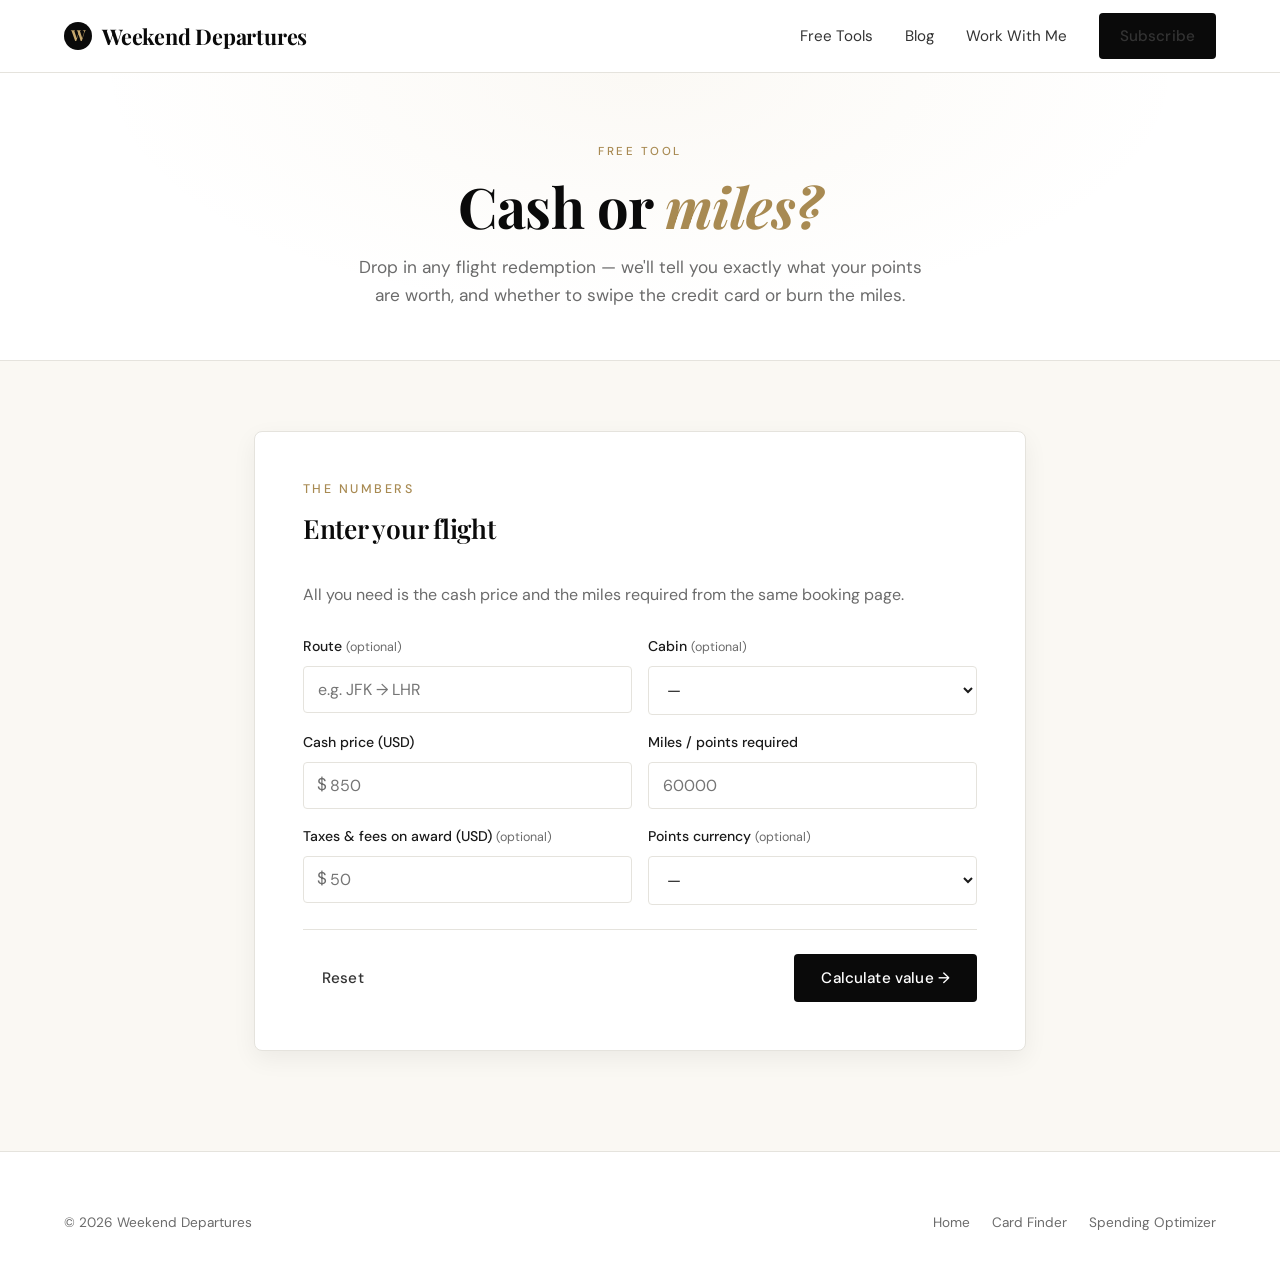
<file: award-calculator.html>
<!DOCTYPE html>
<html lang="en">
<head>
  <meta charset="UTF-8" />
  <meta name="viewport" content="width=device-width, initial-scale=1.0" />
  <title>Award Flight Value Calculator — Weekend Departures</title>
  <meta name="description" content="Should you pay cash or burn miles? Find out exactly what your points are worth on any flight redemption — instantly." />
  <link rel="preconnect" href="https://fonts.googleapis.com" />
  <link rel="preconnect" href="https://fonts.gstatic.com" crossorigin />
  <link href="https://fonts.googleapis.com/css2?family=DM+Sans:wght@400;500;600;700&family=Playfair+Display:ital,wght@0,500;0,600;0,700;1,500;1,600&display=swap" rel="stylesheet" />
  <link rel="stylesheet" href="styles.css" />
</head>
<body>

  <header class="nav">
    <div class="nav-inner">
      <a href="index.html" class="logo">
        <span class="logo-mark">W</span>
        Weekend Departures
      </a>
      <button class="nav-toggle" aria-label="Toggle menu" onclick="document.getElementById('navLinks').classList.toggle('open')">
        <span></span><span></span><span></span>
      </button>
      <ul class="nav-links" id="navLinks">
        <li><a href="index.html#free-tools">Free Tools</a></li>
        <li><a href="blog.html">Blog</a></li>
        <li><a href="index.html#services">Work With Me</a></li>
        <li><a href="index.html#newsletter" class="btn btn-primary" style="padding:10px 20px;">Subscribe</a></li>
      </ul>
    </div>
  </header>

  <section class="page-header">
    <div class="container-narrow">
      <span class="section-eyebrow">Free tool</span>
      <h1>Cash or <em>miles?</em></h1>
      <p>Drop in any flight redemption — we'll tell you exactly what your points are worth, and whether to swipe the credit card or burn the miles.</p>
    </div>
  </section>

  <section class="tool-shell">
    <div class="container-narrow">
      <div class="tool-panel">

        <div class="step-label">The numbers</div>
        <h2 class="question">Enter your flight</h2>
        <p class="question-sub">All you need is the cash price and the miles required from the same booking page.</p>

        <div class="awc-grid">
          <label class="awc-field">
            <span>Route <span class="awc-opt">(optional)</span></span>
            <input type="text" id="awc-route" placeholder="e.g. JFK → LHR" />
          </label>

          <label class="awc-field">
            <span>Cabin <span class="awc-opt">(optional)</span></span>
            <select id="awc-cabin">
              <option value="">—</option>
              <option value="economy">Economy</option>
              <option value="premium">Premium Economy</option>
              <option value="business">Business</option>
              <option value="first">First</option>
            </select>
          </label>

          <label class="awc-field">
            <span>Cash price (USD)</span>
            <div class="awc-input-prefix">
              <span>$</span>
              <input type="number" id="awc-cash" min="0" step="1" placeholder="850" inputmode="numeric" />
            </div>
          </label>

          <label class="awc-field">
            <span>Miles / points required</span>
            <input type="number" id="awc-miles" min="0" step="500" placeholder="60000" inputmode="numeric" />
          </label>

          <label class="awc-field">
            <span>Taxes & fees on award (USD) <span class="awc-opt">(optional)</span></span>
            <div class="awc-input-prefix">
              <span>$</span>
              <input type="number" id="awc-fees" min="0" step="1" placeholder="50" inputmode="numeric" />
            </div>
          </label>

          <label class="awc-field">
            <span>Points currency <span class="awc-opt">(optional)</span></span>
            <select id="awc-currency">
              <option value="">—</option>
              <option value="chase">Chase Ultimate Rewards</option>
              <option value="amex">Amex Membership Rewards</option>
              <option value="capone">Capital One Miles</option>
              <option value="citi">Citi ThankYou Points</option>
              <option value="united">United MileagePlus</option>
              <option value="aa">American AAdvantage</option>
              <option value="delta">Delta SkyMiles</option>
              <option value="aircanada">Air Canada Aeroplan</option>
              <option value="hyatt">World of Hyatt</option>
              <option value="marriott">Marriott Bonvoy</option>
              <option value="other">Other</option>
            </select>
          </label>
        </div>

        <div class="quiz-nav">
          <button class="btn btn-ghost" id="awc-reset">Reset</button>
          <button class="btn btn-primary" id="awc-calc">Calculate value →</button>
        </div>

        <div id="awc-results" style="display:none; margin-top: 40px; padding-top: 40px; border-top: 1px solid var(--line);"></div>

      </div>
    </div>
  </section>

  <footer class="footer">
    <div class="container">
      <div class="footer-bottom" style="border: 0; padding-top: 0;">
        <div>© <span id="year"></span> Weekend Departures</div>
        <div class="legal">
          <a href="index.html">Home</a>
          <a href="card-finder.html">Card Finder</a>
          <a href="spending-optimizer.html">Spending Optimizer</a>
        </div>
      </div>
    </div>
  </footer>

  <script>document.getElementById('year').textContent = new Date().getFullYear();</script>
  <script src="award-calculator.js"></script>
</body>
</html>
</file>
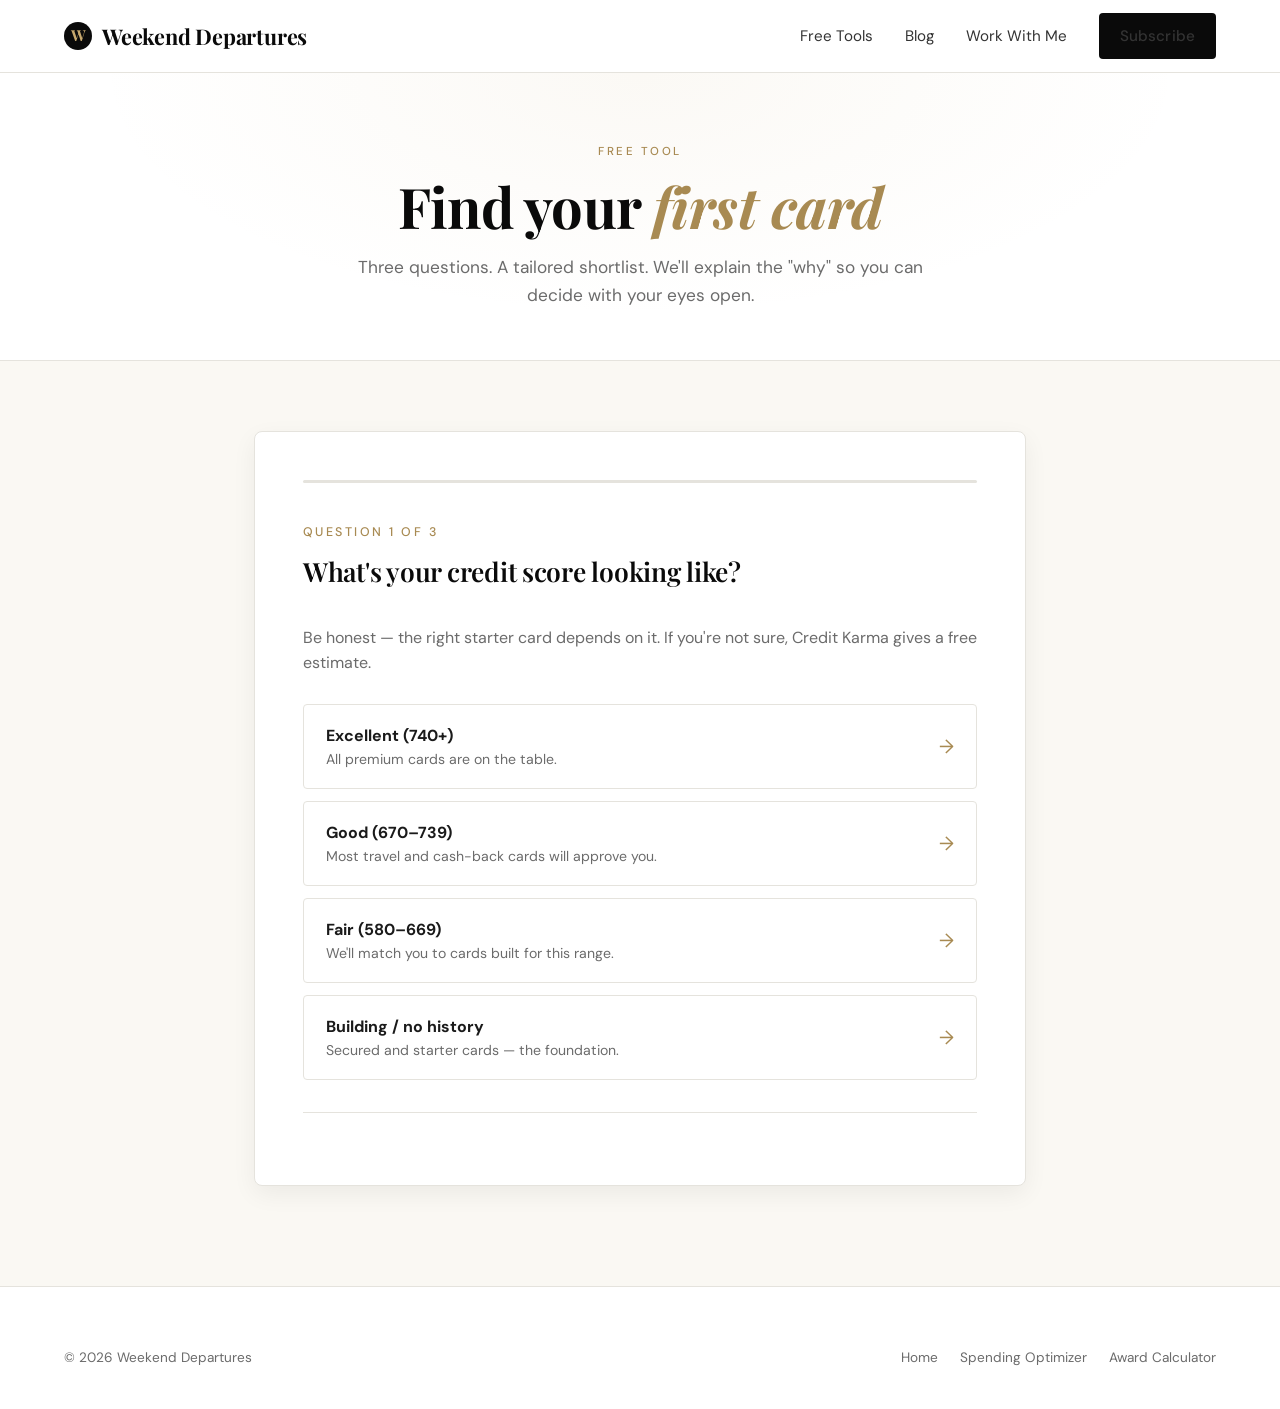
<file: card-finder.html>
<!DOCTYPE html>
<html lang="en">
<head>
  <meta charset="UTF-8" />
  <meta name="viewport" content="width=device-width, initial-scale=1.0" />
  <title>Card Finder — Weekend Departures</title>
  <meta name="description" content="Answer three quick questions to find your next credit card — matched to your credit score, rewards style, and annual fee comfort." />
  <link rel="preconnect" href="https://fonts.googleapis.com" />
  <link rel="preconnect" href="https://fonts.gstatic.com" crossorigin />
  <link href="https://fonts.googleapis.com/css2?family=DM+Sans:wght@400;500;600;700&family=Playfair+Display:ital,wght@0,500;0,600;0,700;1,500;1,600&display=swap" rel="stylesheet" />
  <link rel="stylesheet" href="styles.css" />
</head>
<body>

  <header class="nav">
    <div class="nav-inner">
      <a href="index.html" class="logo">
        <span class="logo-mark">W</span>
        Weekend Departures
      </a>
      <button class="nav-toggle" aria-label="Toggle menu" onclick="document.getElementById('navLinks').classList.toggle('open')">
        <span></span><span></span><span></span>
      </button>
      <ul class="nav-links" id="navLinks">
        <li><a href="index.html#free-tools">Free Tools</a></li>
        <li><a href="blog.html">Blog</a></li>
        <li><a href="index.html#services">Work With Me</a></li>
        <li><a href="index.html#newsletter" class="btn btn-primary" style="padding:10px 20px;">Subscribe</a></li>
      </ul>
    </div>
  </header>

  <section class="page-header">
    <div class="container-narrow">
      <span class="section-eyebrow">Free tool</span>
      <h1>Find your <em>first card</em></h1>
      <p>Three questions. A tailored shortlist. We'll explain the "why" so you can decide with your eyes open.</p>
    </div>
  </section>

  <section class="tool-shell">
    <div class="container-narrow">
      <div class="tool-panel" id="quizPanel">
        <div class="progress-bar"><div class="progress-fill" id="progress"></div></div>
        <div id="quizSlot"></div>
      </div>
    </div>
  </section>

  <footer class="footer">
    <div class="container">
      <div class="footer-bottom" style="border: 0; padding-top: 0;">
        <div>© <span id="year"></span> Weekend Departures</div>
        <div class="legal">
          <a href="index.html">Home</a>
          <a href="spending-optimizer.html">Spending Optimizer</a>
          <a href="award-calculator.html">Award Calculator</a>
        </div>
      </div>
    </div>
  </footer>

  <script>document.getElementById('year').textContent = new Date().getFullYear();</script>
  <script src="card-finder.js"></script>
</body>
</html>
</file>
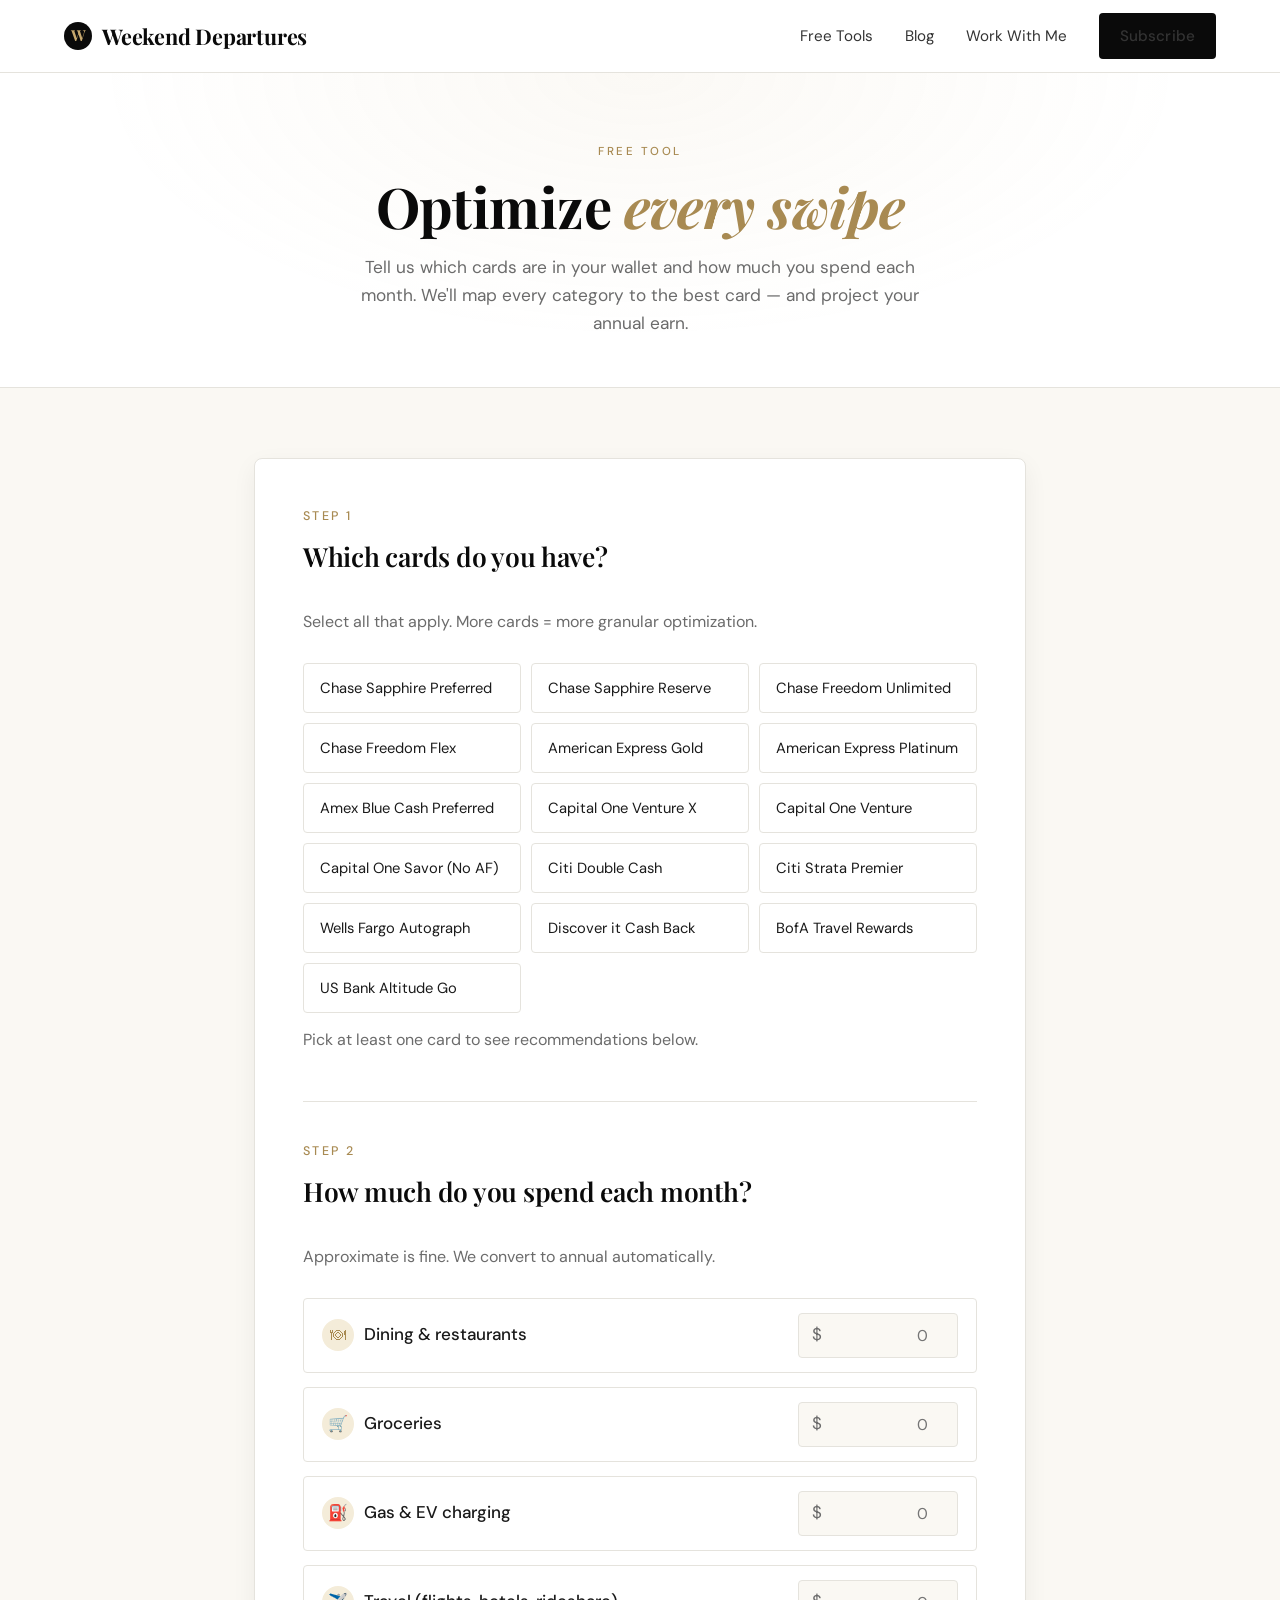
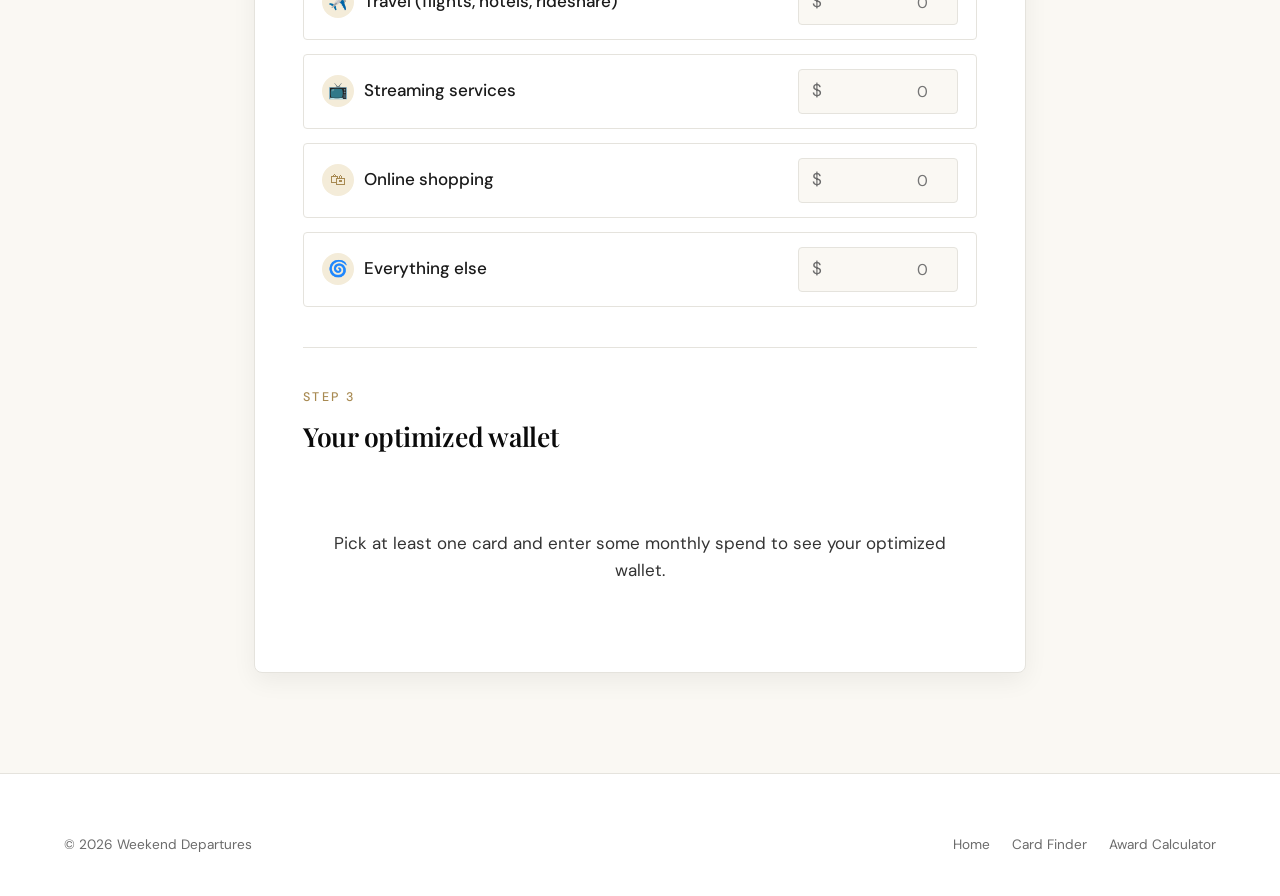
<file: spending-optimizer.html>
<!DOCTYPE html>
<html lang="en">
<head>
  <meta charset="UTF-8" />
  <meta name="viewport" content="width=device-width, initial-scale=1.0" />
  <title>Spending Optimizer — Weekend Departures</title>
  <meta name="description" content="Pick the cards you own, input your monthly spend, and see which card to use for every category. Plus your projected annual points." />
  <link rel="preconnect" href="https://fonts.googleapis.com" />
  <link rel="preconnect" href="https://fonts.gstatic.com" crossorigin />
  <link href="https://fonts.googleapis.com/css2?family=DM+Sans:wght@400;500;600;700&family=Playfair+Display:ital,wght@0,500;0,600;0,700;1,500;1,600&display=swap" rel="stylesheet" />
  <link rel="stylesheet" href="styles.css" />
</head>
<body>

  <header class="nav">
    <div class="nav-inner">
      <a href="index.html" class="logo">
        <span class="logo-mark">W</span>
        Weekend Departures
      </a>
      <button class="nav-toggle" aria-label="Toggle menu" onclick="document.getElementById('navLinks').classList.toggle('open')">
        <span></span><span></span><span></span>
      </button>
      <ul class="nav-links" id="navLinks">
        <li><a href="index.html#free-tools">Free Tools</a></li>
        <li><a href="blog.html">Blog</a></li>
        <li><a href="index.html#services">Work With Me</a></li>
        <li><a href="index.html#newsletter" class="btn btn-primary" style="padding:10px 20px;">Subscribe</a></li>
      </ul>
    </div>
  </header>

  <section class="page-header">
    <div class="container-narrow">
      <span class="section-eyebrow">Free tool</span>
      <h1>Optimize <em>every swipe</em></h1>
      <p>Tell us which cards are in your wallet and how much you spend each month. We'll map every category to the best card — and project your annual earn.</p>
    </div>
  </section>

  <section class="tool-shell">
    <div class="container-narrow">
      <div class="tool-panel">

        <div class="step-label">Step 1</div>
        <h2 class="question">Which cards do you have?</h2>
        <p class="question-sub">Select all that apply. More cards = more granular optimization.</p>
        <div class="cards-picker" id="cardsPicker"></div>
        <p id="cardsHint" class="question-sub" style="margin-top: 14px;"></p>

        <div style="margin-top: 48px; padding-top: 40px; border-top: 1px solid var(--line);"></div>
        <div class="step-label">Step 2</div>
        <h2 class="question">How much do you spend each month?</h2>
        <p class="question-sub">Approximate is fine. We convert to annual automatically.</p>
        <div class="spend-grid" id="spendGrid"></div>

        <div style="margin-top: 40px; padding-top: 40px; border-top: 1px solid var(--line);"></div>
        <div class="step-label">Step 3</div>
        <h2 class="question">Your optimized wallet</h2>
        <div id="resultsArea"></div>

      </div>
    </div>
  </section>

  <footer class="footer">
    <div class="container">
      <div class="footer-bottom" style="border: 0; padding-top: 0;">
        <div>© <span id="year"></span> Weekend Departures</div>
        <div class="legal">
          <a href="index.html">Home</a>
          <a href="card-finder.html">Card Finder</a>
          <a href="award-calculator.html">Award Calculator</a>
        </div>
      </div>
    </div>
  </footer>

  <script>document.getElementById('year').textContent = new Date().getFullYear();</script>
  <script src="optimizer.js"></script>
</body>
</html>
</file>
<file: styles.css>
/* ===========================
   Weekend Departures — Global Styles
   =========================== */

:root {
  --gold: #c8a96e;
  --gold-dark: #a88a52;
  --gold-soft: #f4ecd9;
  --black: #0a0a0a;
  --ink: #1a1a1a;
  --charcoal: #333;
  --gray: #6b6b6b;
  --gray-light: #b8b8b8;
  --line: #e5e3dd;
  --cream: #faf8f3;
  --white: #ffffff;
  --shadow-sm: 0 2px 8px rgba(10, 10, 10, 0.04);
  --shadow-md: 0 8px 24px rgba(10, 10, 10, 0.06);
  --shadow-lg: 0 16px 48px rgba(10, 10, 10, 0.08);
  --radius: 4px;
  --radius-lg: 8px;
  --max-width: 1200px;
  --header-h: 72px;
}

* { box-sizing: border-box; margin: 0; padding: 0; }

html { scroll-behavior: smooth; }

body {
  font-family: 'DM Sans', -apple-system, BlinkMacSystemFont, sans-serif;
  font-size: 17px;
  line-height: 1.6;
  color: var(--ink);
  background: var(--white);
  -webkit-font-smoothing: antialiased;
  -moz-osx-font-smoothing: grayscale;
}

h1, h2, h3, h4, h5 {
  font-family: 'Playfair Display', Georgia, serif;
  font-weight: 600;
  color: var(--black);
  letter-spacing: -0.01em;
}

h1 { font-size: clamp(2.5rem, 6vw, 4.5rem); line-height: 1.05; font-weight: 700; }
h2 { font-size: clamp(2rem, 4vw, 3rem); line-height: 1.15; }
h3 { font-size: 1.5rem; line-height: 1.3; }
h4 { font-size: 1.15rem; line-height: 1.4; }

p { color: var(--charcoal); }

a { color: inherit; text-decoration: none; }

img { max-width: 100%; display: block; }

.container {
  max-width: var(--max-width);
  margin: 0 auto;
  padding: 0 24px;
}

.container-narrow {
  max-width: 820px;
  margin: 0 auto;
  padding: 0 24px;
}

.nav {
  position: sticky;
  top: 0;
  background: rgba(255, 255, 255, 0.96);
  backdrop-filter: saturate(150%) blur(12px);
  border-bottom: 1px solid var(--line);
  z-index: 100;
}

.nav-inner {
  max-width: var(--max-width);
  margin: 0 auto;
  padding: 0 24px;
  height: var(--header-h);
  display: flex;
  align-items: center;
  justify-content: space-between;
}

.logo {
  font-family: 'Playfair Display', serif;
  font-weight: 700;
  font-size: 1.35rem;
  letter-spacing: -0.01em;
  color: var(--black);
  display: flex;
  align-items: center;
  gap: 10px;
}

.logo-mark {
  width: 28px;
  height: 28px;
  border-radius: 50%;
  background: var(--black);
  color: var(--gold);
  display: grid;
  place-items: center;
  font-family: 'Playfair Display', serif;
  font-size: 0.95rem;
  font-weight: 700;
  line-height: 1;
}

.nav-links {
  display: flex;
  align-items: center;
  gap: 32px;
  list-style: none;
}

.nav-links a {
  font-size: 0.95rem;
  color: var(--charcoal);
  transition: color .15s ease;
}

.nav-links a:hover { color: var(--gold-dark); }

.nav-toggle {
  display: none;
  background: none;
  border: 0;
  cursor: pointer;
  padding: 8px;
}

.nav-toggle span {
  display: block;
  width: 22px;
  height: 2px;
  background: var(--black);
  margin: 4px 0;
}

.btn {
  display: inline-flex;
  align-items: center;
  justify-content: center;
  gap: 8px;
  padding: 13px 26px;
  font-family: 'DM Sans', sans-serif;
  font-size: 0.95rem;
  font-weight: 500;
  letter-spacing: 0.01em;
  border-radius: var(--radius);
  border: 1px solid transparent;
  cursor: pointer;
  transition: all .18s ease;
  white-space: nowrap;
}

.btn-primary { background: var(--black); color: var(--white); }
.btn-primary:hover { background: var(--gold-dark); transform: translateY(-1px); }
.btn-gold { background: var(--gold); color: var(--black); }
.btn-gold:hover { background: var(--gold-dark); color: var(--white); }
.btn-outline { background: transparent; color: var(--black); border-color: var(--black); }
.btn-outline:hover { background: var(--black); color: var(--white); }
.btn-ghost { background: transparent; color: var(--charcoal); padding: 10px 18px; }
.btn-ghost:hover { color: var(--black); }
.btn-large { padding: 16px 32px; font-size: 1rem; }

.hero {
  padding: 80px 0 100px;
  background:
    radial-gradient(ellipse at top right, rgba(200, 169, 110, 0.08), transparent 55%),
    radial-gradient(ellipse at bottom left, rgba(200, 169, 110, 0.05), transparent 50%),
    var(--white);
  text-align: center;
  border-bottom: 1px solid var(--line);
}

.hero-eyebrow {
  display: inline-block;
  font-size: 0.78rem;
  letter-spacing: 0.2em;
  text-transform: uppercase;
  color: var(--gold-dark);
  margin-bottom: 22px;
  font-weight: 500;
}

.hero h1 { max-width: 900px; margin: 0 auto 24px; }
.hero h1 em { font-style: italic; color: var(--gold-dark); font-weight: 500; }
.hero-sub { font-size: 1.15rem; color: var(--gray); max-width: 620px; margin: 0 auto 40px; }
.hero-ctas { display: flex; gap: 14px; justify-content: center; flex-wrap: wrap; }

section { padding: 90px 0; }

.section-head { text-align: center; max-width: 680px; margin: 0 auto 56px; }
.section-eyebrow { font-size: 0.72rem; letter-spacing: 0.22em; text-transform: uppercase; color: var(--gold-dark); font-weight: 500; display: block; margin-bottom: 16px; }
.section-head p { color: var(--gray); font-size: 1.08rem; margin-top: 16px; }

.tools { background: var(--cream); border-top: 1px solid var(--line); border-bottom: 1px solid var(--line); }
.tools-grid { display: grid; grid-template-columns: repeat(3, 1fr); gap: 24px; }
.tool-card { background: var(--white); border: 1px solid var(--line); border-radius: var(--radius-lg); padding: 36px 32px; transition: all .22s ease; display: flex; flex-direction: column; }
.tool-card:hover { transform: translateY(-4px); box-shadow: var(--shadow-lg); border-color: var(--gold); }
.tool-icon { width: 52px; height: 52px; border-radius: 50%; background: var(--gold-soft); display: grid; place-items: center; margin-bottom: 24px; color: var(--gold-dark); }
.tool-card h3 { margin-bottom: 10px; }
.tool-card p { color: var(--gray); margin-bottom: 24px; flex: 1; }
.tool-card .arrow { display: inline-flex; align-items: center; gap: 6px; color: var(--black); font-weight: 500; font-size: 0.95rem; }
.tool-card .arrow::after { content: '→'; transition: transform .2s ease; }
.tool-card:hover .arrow::after { transform: translateX(4px); }

.how-grid { display: grid; grid-template-columns: repeat(3, 1fr); gap: 40px; }
.step { text-align: center; }
.step-num { font-family: 'Playfair Display', serif; font-size: 3rem; font-weight: 600; color: var(--gold); line-height: 1; margin-bottom: 18px; font-style: italic; }
.step h3 { margin-bottom: 10px; font-size: 1.3rem; }
.step p { color: var(--gray); }

.newsletter { background: var(--cream); text-align: center; border-top: 1px solid var(--line); }
.newsletter h2 { margin-bottom: 16px; }
.newsletter h2 em { color: var(--gold-dark); font-style: italic; }
.newsletter p { color: var(--gray); max-width: 520px; margin: 0 auto 32px; font-size: 1.05rem; }
.email-form { display: flex; gap: 10px; max-width: 480px; margin: 0 auto; }
.email-form input { flex: 1; padding: 14px 18px; font-family: inherit; font-size: 1rem; border: 1px solid var(--line); border-radius: var(--radius); background: var(--white); color: var(--ink); transition: border-color .15s ease; }
.email-form input:focus { outline: none; border-color: var(--gold); }
.newsletter-note { margin-top: 18px; font-size: 0.82rem; color: var(--gray); }

.footer { background: var(--white); border-top: 1px solid var(--line); padding: 60px 0 40px; }
.footer-grid { display: grid; grid-template-columns: 2fr 1fr 1fr 1fr; gap: 40px; margin-bottom: 48px; }
.footer-brand .logo { margin-bottom: 16px; }
.footer-brand p { color: var(--gray); font-size: 0.95rem; max-width: 320px; }
.footer h5 { font-family: 'DM Sans', sans-serif; font-size: 0.8rem; letter-spacing: 0.16em; text-transform: uppercase; color: var(--black); margin-bottom: 18px; font-weight: 600; }
.footer ul { list-style: none; }
.footer ul li { margin-bottom: 10px; }
.footer ul a { color: var(--gray); font-size: 0.95rem; transition: color .15s ease; }
.footer ul a:hover { color: var(--gold-dark); }
.footer-bottom { padding-top: 30px; border-top: 1px solid var(--line); display: flex; justify-content: space-between; align-items: center; flex-wrap: wrap; gap: 12px; font-size: 0.85rem; color: var(--gray); }
.footer-bottom .legal a { margin-left: 18px; }

.page-header { padding: 70px 0 50px; text-align: center; background: radial-gradient(ellipse at top, rgba(200, 169, 110, 0.07), transparent 60%), var(--white); border-bottom: 1px solid var(--line); }
.page-header h1 { font-size: clamp(2.2rem, 5vw, 3.5rem); margin-bottom: 18px; }
.page-header h1 em { color: var(--gold-dark); font-style: italic; }
.page-header p { color: var(--gray); max-width: 580px; margin: 0 auto; font-size: 1.08rem; }

.tool-shell { padding: 70px 0 100px; background: var(--cream); min-height: calc(100vh - var(--header-h) - 200px); }
.tool-panel { background: var(--white); border: 1px solid var(--line); border-radius: var(--radius-lg); padding: 48px; box-shadow: var(--shadow-md); max-width: 820px; margin: 0 auto; }
.progress-bar { height: 3px; background: var(--line); border-radius: 2px; overflow: hidden; margin-bottom: 40px; }
.progress-fill { height: 100%; background: var(--gold); width: 0%; transition: width .4s ease; }
.step-label { font-size: 0.78rem; letter-spacing: 0.2em; text-transform: uppercase; color: var(--gold-dark); margin-bottom: 12px; font-weight: 500; }
.question { margin-bottom: 36px; font-size: 1.65rem; line-height: 1.3; }
.question-sub { color: var(--gray); margin-bottom: 28px; font-size: 1rem; }
.options { display: grid; grid-template-columns: 1fr; gap: 12px; margin-bottom: 32px; }
.option { text-align: left; padding: 20px 22px; border: 1.5px solid var(--line); border-radius: var(--radius); background: var(--white); cursor: pointer; transition: all .15s ease; font-family: inherit; font-size: 1rem; color: var(--ink); display: flex; justify-content: space-between; align-items: center; gap: 16px; }
.option:hover { border-color: var(--gold); background: var(--gold-soft); transform: translateX(2px); }
.option.selected { border-color: var(--gold-dark); background: var(--gold-soft); }
.option-label { display: flex; flex-direction: column; gap: 4px; }
.option-desc { color: var(--gray); font-size: 0.88rem; }
.option-arrow { color: var(--gold-dark); font-size: 1.2rem; }

.quiz-nav { display: flex; justify-content: space-between; gap: 12px; margin-top: 24px; padding-top: 24px; border-top: 1px solid var(--line); }

.result-card { background: var(--white); border: 1px solid var(--line); border-left: 4px solid var(--gold); border-radius: var(--radius-lg); padding: 32px; margin-bottom: 20px; transition: box-shadow .2s ease; }
.result-card:hover { box-shadow: var(--shadow-md); }
.result-card .pick-badge { display: inline-block; font-size: 0.72rem; letter-spacing: 0.18em; text-transform: uppercase; color: var(--gold-dark); font-weight: 600; margin-bottom: 10px; }
.result-card h3 { margin-bottom: 6px; }
.result-meta { font-size: 0.9rem; color: var(--gray); margin-bottom: 14px; }
.result-why { color: var(--charcoal); margin-bottom: 14px; line-height: 1.6; }
.result-stats { display: flex; gap: 20px; font-size: 0.88rem; color: var(--charcoal); flex-wrap: wrap; padding-top: 14px; border-top: 1px dashed var(--line); }
.result-stats span strong { color: var(--black); }

.cards-picker { display: grid; grid-template-columns: repeat(auto-fill, minmax(200px, 1fr)); gap: 10px; margin-bottom: 12px; }
.card-chip { padding: 14px 16px; border: 1.5px solid var(--line); border-radius: var(--radius); background: var(--white); cursor: pointer; font-family: inherit; font-size: 0.92rem; text-align: left; transition: all .15s ease; color: var(--ink); }
.card-chip:hover { border-color: var(--gold); }
.card-chip.selected { border-color: var(--gold-dark); background: var(--gold-soft); font-weight: 500; }

.spend-grid { display: grid; grid-template-columns: 1fr; gap: 14px; margin-bottom: 32px; }
.spend-row { display: grid; grid-template-columns: 1fr 160px; gap: 14px; align-items: center; padding: 14px 18px; border: 1px solid var(--line); border-radius: var(--radius); background: var(--white); }
.spend-row label { font-weight: 500; color: var(--ink); display: flex; align-items: center; gap: 10px; }
.spend-row .category-icon { width: 32px; height: 32px; border-radius: 50%; background: var(--gold-soft); color: var(--gold-dark); display: grid; place-items: center; font-size: 1rem; }
.spend-input { position: relative; }
.spend-input::before { content: '$'; position: absolute; left: 14px; top: 50%; transform: translateY(-50%); color: var(--gray); }
.spend-input input { width: 100%; padding: 11px 14px 11px 28px; border: 1px solid var(--line); border-radius: var(--radius); font-family: inherit; font-size: 0.98rem; background: var(--cream); text-align: right; }
.spend-input input:focus { outline: none; border-color: var(--gold); background: var(--white); }

.rec-row { display: grid; grid-template-columns: 44px 1fr auto; gap: 16px; align-items: center; padding: 16px 20px; border: 1px solid var(--line); border-radius: var(--radius); background: var(--white); }
.rec-row .cat-ic { width: 40px; height: 40px; border-radius: 50%; background: var(--gold-soft); color: var(--gold-dark); display: grid; place-items: center; }
.rec-row .cat-name { font-size: 0.82rem; color: var(--gray); text-transform: uppercase; letter-spacing: 0.1em; }
.rec-row .cat-pick { font-weight: 500; color: var(--ink); margin-top: 2px; }
.rec-row .cat-points { text-align: right; font-family: 'Playfair Display', serif; color: var(--gold-dark); font-size: 1.15rem; font-weight: 600; }

.empty-state { text-align: center; padding: 40px 20px; color: var(--gray); }

.awc-grid { display: grid; grid-template-columns: 1fr 1fr; gap: 16px; margin-bottom: 24px; }
.awc-field { display: flex; flex-direction: column; gap: 8px; }
.awc-field > span { font-size: 0.88rem; font-weight: 500; color: var(--ink); }
.awc-opt { font-size: 0.78rem; color: var(--gray); font-weight: 400; }
.awc-field input, .awc-field select { padding: 12px 14px; border: 1px solid var(--line); border-radius: var(--radius); background: var(--white); font-family: inherit; font-size: 1rem; color: var(--ink); transition: border-color .15s ease; }
.awc-field input:focus, .awc-field select:focus { outline: none; border-color: var(--gold); }
.awc-input-prefix { position: relative; }
.awc-input-prefix > span { position: absolute; left: 14px; top: 50%; transform: translateY(-50%); color: var(--gray); }
.awc-input-prefix input { padding-left: 26px; width: 100%; }

.awc-headline { background: var(--cream); border-radius: var(--radius-lg); padding: 32px; margin-bottom: 28px; }
.awc-cpp { display: flex; align-items: baseline; gap: 14px; margin-bottom: 16px; }
.awc-cpp-num { font-family: 'Playfair Display', serif; font-size: 4rem; font-weight: 600; color: var(--black); line-height: 1; }
.awc-cpp-unit { font-size: 2.4rem; color: var(--gold-dark); }
.awc-cpp-label { font-size: 0.82rem; letter-spacing: 0.18em; text-transform: uppercase; color: var(--gray); font-weight: 500; }
.awc-verdict { font-size: 1.05rem; line-height: 1.6; color: var(--ink); margin-bottom: 12px; }
.awc-baseline { font-size: 0.92rem; color: var(--gray); font-style: italic; }
.awc-breakdown { background: var(--white); border: 1px solid var(--line); border-radius: var(--radius); padding: 8px 0; margin-bottom: 24px; }
.awc-row { display: flex; justify-content: space-between; align-items: center; padding: 12px 20px; border-bottom: 1px solid var(--line); font-size: 0.95rem; }
.awc-row:last-child { border-bottom: 0; }
.awc-row-label { color: var(--gray); }
.awc-row-val { color: var(--ink); font-weight: 500; font-variant-numeric: tabular-nums; }
.awc-row-strong .awc-row-label { color: var(--ink); font-weight: 500; }
.awc-row-strong .awc-row-val { color: var(--gold-dark); font-weight: 600; }
.awc-tip { background: var(--gold-soft); border-left: 3px solid var(--gold-dark); padding: 18px 22px; border-radius: var(--radius); font-size: 0.95rem; color: var(--charcoal); line-height: 1.55; }

.about { background: var(--white); border-top: 1px solid var(--line); padding: 100px 0; }
.about-grid { display: grid; grid-template-columns: 5fr 6fr; gap: 64px; align-items: center; }
.about-photo-wrap { position: relative; aspect-ratio: 4 / 5; border-radius: var(--radius-lg); overflow: hidden; box-shadow: var(--shadow-lg); background: var(--cream); }
.about-photo { width: 100%; height: 100%; object-fit: cover; display: block; }
.about-photo-placeholder { display: flex; flex-direction: column; justify-content: center; align-items: center; text-align: center; width: 100%; height: 100%; background: repeating-linear-gradient(45deg, var(--cream) 0 12px, #f0ead8 12px 24px); color: var(--gold-dark); padding: 40px; gap: 14px; }
.about-photo-placeholder .placeholder-icon { font-size: 2.4rem; opacity: 0.6; }
.about-photo-placeholder .placeholder-label { font-family: 'Playfair Display', serif; font-size: 1.4rem; font-weight: 600; font-style: italic; }
.about-photo-placeholder .placeholder-instruction { font-size: 0.9rem; color: var(--charcoal); line-height: 1.5; }
.about-photo-placeholder code { background: var(--white); padding: 4px 10px; border-radius: 3px; font-family: 'SF Mono', Menlo, Consolas, monospace; font-size: 0.88rem; color: var(--ink); border: 1px solid var(--line); display: inline-block; margin: 4px 0; }
.about-text h2 { margin-bottom: 22px; line-height: 1.15; }
.about-text h2 em { color: var(--gold-dark); font-style: italic; }
.about-text p { color: var(--charcoal); font-size: 1.05rem; line-height: 1.65; margin-bottom: 18px; }
.about-text .btn { margin-top: 14px; }

.services { background: var(--black); color: var(--white); }
.services h2 { color: var(--white); }
.services h2 em { color: var(--gold); font-style: italic; }
.services .section-eyebrow { color: var(--gold); }
.services-grid { display: grid; grid-template-columns: repeat(3, 1fr); gap: 24px; margin-top: 48px; }
.services-grid-2 { grid-template-columns: repeat(2, 1fr); max-width: 880px; margin-left: auto; margin-right: auto; margin-top: 48px; gap: 28px; }
.blog-preview { background: var(--cream); border-top: 1px solid var(--line); border-bottom: 1px solid var(--line); }
.service-card { background: #141414; border: 1px solid #262626; border-radius: var(--radius-lg); padding: 32px 28px; transition: all .2s ease; display: flex; flex-direction: column; }
.service-card:hover { border-color: var(--gold); transform: translateY(-3px); box-shadow: 0 20px 40px rgba(200, 169, 110, 0.1); }
.service-card h3 { color: var(--white); font-size: 1.4rem; margin-bottom: 10px; }
.service-card .price { font-family: 'Playfair Display', serif; font-size: 1.8rem; color: var(--gold); font-weight: 600; margin-bottom: 16px; }
.service-card .price small { font-family: 'DM Sans', sans-serif; font-size: 0.78rem; color: var(--gray-light); font-weight: 400; letter-spacing: 0.1em; margin-left: 6px; }
.service-card p { color: var(--gray-light); margin-bottom: 22px; flex: 1; font-size: 0.95rem; line-height: 1.55; }
.service-card ul { list-style: none; margin-bottom: 28px; }
.service-card ul li { font-size: 0.9rem; color: #d4d4d4; padding: 6px 0 6px 22px; position: relative; }
.service-card ul li::before { content: '✓'; position: absolute; left: 0; color: var(--gold); font-weight: 700; }
.service-card .btn { width: 100%; }

.blog-shell { padding: 70px 0 100px; background: var(--cream); min-height: calc(100vh - var(--header-h) - 200px); }
.blog-section-label { font-size: 0.78rem; letter-spacing: 0.22em; text-transform: uppercase; color: var(--gold-dark); font-weight: 600; margin-bottom: 18px; padding-bottom: 12px; border-bottom: 1px solid var(--line); max-width: 820px; margin-left: auto; margin-right: auto; }
.blog-list { display: grid; gap: 20px; max-width: 820px; margin: 0 auto; }
.blog-card-h { display: grid; grid-template-columns: 220px 1fr; gap: 0; background: var(--white); border: 1px solid var(--line); border-radius: var(--radius-lg); overflow: hidden; transition: all .22s ease; color: inherit; text-decoration: none; }
.blog-card-h:hover { transform: translateY(-3px); box-shadow: var(--shadow-lg); border-color: var(--gold); }
.blog-card-img { position: relative; background: var(--cream); overflow: hidden; min-height: 100%; }
.blog-card-img img { width: 100%; height: 100%; object-fit: cover; display: block; min-height: 180px; }
.blog-card-img.img-fallback { background: radial-gradient(circle at 30% 30%, rgba(200, 169, 110, 0.25), transparent 60%), linear-gradient(135deg, var(--cream) 0%, #f0ead8 100%); display: flex; align-items: center; justify-content: center; min-height: 180px; }
.blog-card-img.img-fallback::before { content: attr(data-icon); font-size: 3.2rem; opacity: 0.65; filter: saturate(0.85); }
.blog-card-body { padding: 26px 30px; display: flex; flex-direction: column; justify-content: center; }
.blog-meta { display: flex; align-items: center; gap: 8px; font-size: 0.78rem; color: var(--gray); font-weight: 500; margin-bottom: 10px; }
.blog-meta-icon { width: 20px; height: 20px; border-radius: 50%; background: var(--black); color: var(--gold); display: grid; place-items: center; font-family: 'Playfair Display', serif; font-size: 0.7rem; font-weight: 700; flex-shrink: 0; }
.blog-meta-icon.nas { background: var(--gold-dark); color: var(--white); }
.blog-card-h h3 { font-size: 1.3rem; line-height: 1.3; margin-bottom: 10px; color: var(--black); }
.blog-card-h p { color: var(--gray); font-size: 0.95rem; line-height: 1.55; margin-bottom: 14px; }
.blog-card-h .read { display: inline-flex; align-items: center; gap: 6px; font-size: 0.85rem; font-weight: 500; color: var(--gold-dark); letter-spacing: 0.05em; }
.blog-card-h .read::after { content: '→'; transition: transform .2s ease; }
.blog-card-h:hover .read::after { transform: translateX(4px); }
.blog-substack-cta { margin-top: 48px; text-align: center; padding: 36px; background: var(--white); border: 1px solid var(--line); border-radius: var(--radius-lg); max-width: 820px; margin-left: auto; margin-right: auto; }
.blog-substack-cta p { color: var(--gray); margin-bottom: 16px; }

.substack-embed-wrap { max-width: 480px; margin: 0 auto; border-radius: var(--radius); overflow: hidden; background: var(--white); }
.substack-embed-wrap iframe { width: 100%; border: 1px solid var(--line); border-radius: var(--radius); background: var(--white); display: block; }

@media (max-width: 860px) {
  .nav-links { display: none; position: absolute; top: var(--header-h); left: 0; right: 0; background: var(--white); flex-direction: column; gap: 0; padding: 12px 24px 24px; border-bottom: 1px solid var(--line); }
  .nav-links.open { display: flex; }
  .nav-links li { width: 100%; }
  .nav-links a { display: block; padding: 12px 0; border-bottom: 1px solid var(--line); }
  .nav-links li:last-child a { border-bottom: 0; }
  .nav-toggle { display: block; }
  section { padding: 60px 0; }
  .hero { padding: 50px 0 70px; }
  .tools-grid, .how-grid, .about-grid, .services-grid, .footer-grid { grid-template-columns: 1fr; gap: 36px; }
  .tool-panel { padding: 30px 24px; }
  .spend-row { grid-template-columns: 1fr; }
  .email-form { flex-direction: column; }
  .footer-bottom { flex-direction: column; text-align: center; }
  .footer-bottom .legal a { margin: 0 9px; }
}
@media (max-width: 640px) {
  .awc-grid { grid-template-columns: 1fr; }
  .awc-cpp-num { font-size: 3rem; }
  .awc-cpp-unit { font-size: 1.8rem; }
  .blog-card-h { grid-template-columns: 1fr; }
  .blog-card-img img, .blog-card-img.img-fallback { aspect-ratio: 16 / 9; min-height: 0; }
}
@media (max-width: 480px) {
  .hero-ctas .btn { width: 100%; }
  .btn-large { width: 100%; }
}/* ===========================
   Weekend Departures — Global Styles
   =========================== */

:root {
  --gold: #c8a96e;
  --gold-dark: #a88a52;
  --gold-soft: #f4ecd9;
  --black: #0a0a0a;
  --ink: #1a1a1a;
  --charcoal: #333;
  --gray: #6b6b6b;
  --gray-light: #b8b8b8;
  --line: #e5e3dd;
  --cream: #faf8f3;
  --white: #ffffff;
  --shadow-sm: 0 2px 8px rgba(10, 10, 10, 0.04);
  --shadow-md: 0 8px 24px rgba(10, 10, 10, 0.06);
  --shadow-lg: 0 16px 48px rgba(10, 10, 10, 0.08);
  --radius: 4px;
  --radius-lg: 8px;
  --max-width: 1200px;
  --header-h: 72px;
}

* { box-sizing: border-box; margin: 0; padding: 0; }

html { scroll-behavior: smooth; }

body {
  font-family: 'DM Sans', -apple-system, BlinkMacSystemFont, sans-serif;
  font-size: 17px;
  line-height: 1.6;
  color: var(--ink);
  background: var(--white);
  -webkit-font-smoothing: antialiased;
  -moz-osx-font-smoothing: grayscale;
}

h1, h2, h3, h4, h5 {
  font-family: 'Playfair Display', Georgia, serif;
  font-weight: 600;
  color: var(--black);
  letter-spacing: -0.01em;
}

h1 { font-size: clamp(2.5rem, 6vw, 4.5rem); line-height: 1.05; font-weight: 700; }
h2 { font-size: clamp(2rem, 4vw, 3rem); line-height: 1.15; }
h3 { font-size: 1.5rem; line-height: 1.3; }
h4 { font-size: 1.15rem; line-height: 1.4; }

p { color: var(--charcoal); }

a { color: inherit; text-decoration: none; }

img { max-width: 100%; display: block; }

.container {
  max-width: var(--max-width);
  margin: 0 auto;
  padding: 0 24px;
}

.container-narrow {
  max-width: 820px;
  margin: 0 auto;
  padding: 0 24px;
}

.nav {
  position: sticky;
  top: 0;
  background: rgba(255, 255, 255, 0.96);
  backdrop-filter: saturate(150%) blur(12px);
  border-bottom: 1px solid var(--line);
  z-index: 100;
}

.nav-inner {
  max-width: var(--max-width);
  margin: 0 auto;
  padding: 0 24px;
  height: var(--header-h);
  display: flex;
  align-items: center;
  justify-content: space-between;
}

.logo {
  font-family: 'Playfair Display', serif;
  font-weight: 700;
  font-size: 1.35rem;
  letter-spacing: -0.01em;
  color: var(--black);
  display: flex;
  align-items: center;
  gap: 10px;
}

.logo-mark {
  width: 28px;
  height: 28px;
  border-radius: 50%;
  background: var(--black);
  color: var(--gold);
  display: grid;
  place-items: center;
  font-family: 'Playfair Display', serif;
  font-size: 0.95rem;
  font-weight: 700;
  line-height: 1;
}

.nav-links {
  display: flex;
  align-items: center;
  gap: 32px;
  list-style: none;
}

.nav-links a {
  font-size: 0.95rem;
  color: var(--charcoal);
  transition: color .15s ease;
}

.nav-links a:hover { color: var(--gold-dark); }

.nav-toggle {
  display: none;
  background: none;
  border: 0;
  cursor: pointer;
  padding: 8px;
}

.nav-toggle span {
  display: block;
  width: 22px;
  height: 2px;
  background: var(--black);
  margin: 4px 0;
}

.btn {
  display: inline-flex;
  align-items: center;
  justify-content: center;
  gap: 8px;
  padding: 13px 26px;
  font-family: 'DM Sans', sans-serif;
  font-size: 0.95rem;
  font-weight: 500;
  letter-spacing: 0.01em;
  border-radius: var(--radius);
  border: 1px solid transparent;
  cursor: pointer;
  transition: all .18s ease;
  white-space: nowrap;
}

.btn-primary { background: var(--black); color: var(--white); }
.btn-primary:hover { background: var(--gold-dark); transform: translateY(-1px); }
.btn-gold { background: var(--gold); color: var(--black); }
.btn-gold:hover { background: var(--gold-dark); color: var(--white); }
.btn-outline { background: transparent; color: var(--black); border-color: var(--black); }
.btn-outline:hover { background: var(--black); color: var(--white); }
.btn-ghost { background: transparent; color: var(--charcoal); padding: 10px 18px; }
.btn-ghost:hover { color: var(--black); }
.btn-large { padding: 16px 32px; font-size: 1rem; }

.hero {
  padding: 80px 0 100px;
  background:
    radial-gradient(ellipse at top right, rgba(200, 169, 110, 0.08), transparent 55%),
    radial-gradient(ellipse at bottom left, rgba(200, 169, 110, 0.05), transparent 50%),
    var(--white);
  text-align: center;
  border-bottom: 1px solid var(--line);
}

.hero-eyebrow {
  display: inline-block;
  font-size: 0.78rem;
  letter-spacing: 0.2em;
  text-transform: uppercase;
  color: var(--gold-dark);
  margin-bottom: 22px;
  font-weight: 500;
}

.hero h1 { max-width: 900px; margin: 0 auto 24px; }
.hero h1 em { font-style: italic; color: var(--gold-dark); font-weight: 500; }
.hero-sub { font-size: 1.15rem; color: var(--gray); max-width: 620px; margin: 0 auto 40px; }
.hero-ctas { display: flex; gap: 14px; justify-content: center; flex-wrap: wrap; }

section { padding: 90px 0; }

.section-head { text-align: center; max-width: 680px; margin: 0 auto 56px; }
.section-eyebrow { font-size: 0.72rem; letter-spacing: 0.22em; text-transform: uppercase; color: var(--gold-dark); font-weight: 500; display: block; margin-bottom: 16px; }
.section-head p { color: var(--gray); font-size: 1.08rem; margin-top: 16px; }

.tools { background: var(--cream); border-top: 1px solid var(--line); border-bottom: 1px solid var(--line); }
.tools-grid { display: grid; grid-template-columns: repeat(3, 1fr); gap: 24px; }
.tool-card { background: var(--white); border: 1px solid var(--line); border-radius: var(--radius-lg); padding: 36px 32px; transition: all .22s ease; display: flex; flex-direction: column; }
.tool-card:hover { transform: translateY(-4px); box-shadow: var(--shadow-lg); border-color: var(--gold); }
.tool-icon { width: 52px; height: 52px; border-radius: 50%; background: var(--gold-soft); display: grid; place-items: center; margin-bottom: 24px; color: var(--gold-dark); }
.tool-card h3 { margin-bottom: 10px; }
.tool-card p { color: var(--gray); margin-bottom: 24px; flex: 1; }
.tool-card .arrow { display: inline-flex; align-items: center; gap: 6px; color: var(--black); font-weight: 500; font-size: 0.95rem; }
.tool-card .arrow::after { content: '→'; transition: transform .2s ease; }
.tool-card:hover .arrow::after { transform: translateX(4px); }

.how-grid { display: grid; grid-template-columns: repeat(3, 1fr); gap: 40px; }
.step { text-align: center; }
.step-num { font-family: 'Playfair Display', serif; font-size: 3rem; font-weight: 600; color: var(--gold); line-height: 1; margin-bottom: 18px; font-style: italic; }
.step h3 { margin-bottom: 10px; font-size: 1.3rem; }
.step p { color: var(--gray); }

.newsletter { background: var(--cream); text-align: center; border-top: 1px solid var(--line); }
.newsletter h2 { margin-bottom: 16px; }
.newsletter h2 em { color: var(--gold-dark); font-style: italic; }
.newsletter p { color: var(--gray); max-width: 520px; margin: 0 auto 32px; font-size: 1.05rem; }
.email-form { display: flex; gap: 10px; max-width: 480px; margin: 0 auto; }
.email-form input { flex: 1; padding: 14px 18px; font-family: inherit; font-size: 1rem; border: 1px solid var(--line); border-radius: var(--radius); background: var(--white); color: var(--ink); transition: border-color .15s ease; }
.email-form input:focus { outline: none; border-color: var(--gold); }
.newsletter-note { margin-top: 18px; font-size: 0.82rem; color: var(--gray); }

.footer { background: var(--white); border-top: 1px solid var(--line); padding: 60px 0 40px; }
.footer-grid { display: grid; grid-template-columns: 2fr 1fr 1fr 1fr; gap: 40px; margin-bottom: 48px; }
.footer-brand .logo { margin-bottom: 16px; }
.footer-brand p { color: var(--gray); font-size: 0.95rem; max-width: 320px; }
.footer h5 { font-family: 'DM Sans', sans-serif; font-size: 0.8rem; letter-spacing: 0.16em; text-transform: uppercase; color: var(--black); margin-bottom: 18px; font-weight: 600; }
.footer ul { list-style: none; }
.footer ul li { margin-bottom: 10px; }
.footer ul a { color: var(--gray); font-size: 0.95rem; transition: color .15s ease; }
.footer ul a:hover { color: var(--gold-dark); }
.footer-bottom { padding-top: 30px; border-top: 1px solid var(--line); display: flex; justify-content: space-between; align-items: center; flex-wrap: wrap; gap: 12px; font-size: 0.85rem; color: var(--gray); }
.footer-bottom .legal a { margin-left: 18px; }

.page-header { padding: 70px 0 50px; text-align: center; background: radial-gradient(ellipse at top, rgba(200, 169, 110, 0.07), transparent 60%), var(--white); border-bottom: 1px solid var(--line); }
.page-header h1 { font-size: clamp(2.2rem, 5vw, 3.5rem); margin-bottom: 18px; }
.page-header h1 em { color: var(--gold-dark); font-style: italic; }
.page-header p { color: var(--gray); max-width: 580px; margin: 0 auto; font-size: 1.08rem; }

.tool-shell { padding: 70px 0 100px; background: var(--cream); min-height: calc(100vh - var(--header-h) - 200px); }
.tool-panel { background: var(--white); border: 1px solid var(--line); border-radius: var(--radius-lg); padding: 48px; box-shadow: var(--shadow-md); max-width: 820px; margin: 0 auto; }

.progress-bar { height: 3px; background: var(--line); border-radius: 2px; overflow: hidden; margin-bottom: 40px; }
.progress-fill { height: 100%; background: var(--gold); width: 0%; transition: width .4s ease; }

.step-label { font-size: 0.78rem; letter-spacing: 0.2em; text-transform: uppercase; color: var(--gold-dark); margin-bottom: 12px; font-weight: 500; }
.question { margin-bottom: 36px; font-size: 1.65rem; line-height: 1.3; }
.question-sub { color: var(--gray); margin-bottom: 28px; font-size: 1rem; }

.options { display: grid; grid-template-columns: 1fr; gap: 12px; margin-bottom: 32px; }
.option { text-align: left; padding: 20px 22px; border: 1.5px solid var(--line); border-radius: var(--radius); background: var(--white); cursor: pointer; transition: all .15s ease; font-family: inherit; font-size: 1rem; color: var(--ink); display: flex; justify-content: space-between; align-items: center; gap: 16px; }
.option:hover { border-color: var(--gold); background: var(--gold-soft); transform: translateX(2px); }
.option.selected { border-color: var(--gold-dark); background: var(--gold-soft); }
.option-label { display: flex; flex-direction: column; gap: 4px; }
.option-desc { color: var(--gray); font-size: 0.88rem; }
.option-arrow { color: var(--gold-dark); font-size: 1.2rem; }
.quiz-nav { display: flex; justify-content: space-between; gap: 12px; margin-top: 24px; padding-top: 24px; border-top: 1px solid var(--line); }

.result-card { background: var(--white); border: 1px solid var(--line); border-left: 4px solid var(--gold); border-radius: var(--radius-lg); padding: 32px; margin-bottom: 20px; transition: box-shadow .2s ease; }
.result-card:hover { box-shadow: var(--shadow-md); }
.result-card .pick-badge { display: inline-block; font-size: 0.72rem; letter-spacing: 0.18em; text-transform: uppercase; color: var(--gold-dark); font-weight: 600; margin-bottom: 10px; }
.result-card h3 { margin-bottom: 6px; }
.result-meta { font-size: 0.9rem; color: var(--gray); margin-bottom: 14px; }
.result-why { color: var(--charcoal); margin-bottom: 14px; line-height: 1.6; }
.result-stats { display: flex; gap: 20px; font-size: 0.88rem; color: var(--charcoal); flex-wrap: wrap; padding-top: 14px; border-top: 1px dashed var(--line); }
.result-stats span strong { color: var(--black); }

.cards-picker { display: grid; grid-template-columns: repeat(auto-fill, minmax(200px, 1fr)); gap: 10px; margin-bottom: 12px; }
.card-chip { padding: 14px 16px; border: 1.5px solid var(--line); border-radius: var(--radius); background: var(--white); cursor: pointer; font-family: inherit; font-size: 0.92rem; text-align: left; transition: all .15s ease; color: var(--ink); }
.card-chip:hover { border-color: var(--gold); }
.card-chip.selected { border-color: var(--gold-dark); background: var(--gold-soft); font-weight: 500; }

.spend-grid { display: grid; grid-template-columns: 1fr; gap: 14px; margin-bottom: 32px; }
.spend-row { display: grid; grid-template-columns: 1fr 160px; gap: 14px; align-items: center; padding: 14px 18px; border: 1px solid var(--line); border-radius: var(--radius); background: var(--white); }
.spend-row label { font-weight: 500; color: var(--ink); display: flex; align-items: center; gap: 10px; }
.spend-row .category-icon { width: 32px; height: 32px; border-radius: 50%; background: var(--gold-soft); color: var(--gold-dark); display: grid; place-items: center; font-size: 1rem; }
.spend-input { position: relative; }
.spend-input::before { content: '$'; position: absolute; left: 14px; top: 50%; transform: translateY(-50%); color: var(--gray); }
.spend-input input { width: 100%; padding: 11px 14px 11px 28px; border: 1px solid var(--line); border-radius: var(--radius); font-family: inherit; font-size: 0.98rem; background: var(--cream); text-align: right; }
.spend-input input:focus { outline: none; border-color: var(--gold); background: var(--white); }

.optimizer-summary { background: var(--black); color: var(--white); border-radius: var(--radius-lg); padding: 32px; margin-bottom: 28px; text-align: center; }
.optimizer-summary .big-number { font-family: 'Playfair Display', serif; font-size: 3.4rem; font-weight: 600; color: var(--gold); line-height: 1; margin: 10px 0; }
.optimizer-summary .label { font-size: 0.8rem; letter-spacing: 0.2em; text-transform: uppercase; color: var(--gray-light); }
.optimizer-summary .value-note { color: var(--gray-light); font-size: 0.92rem; margin-top: 8px; }

.recommendation-list { display: grid; gap: 10px; }
.rec-row { display: grid; grid-template-columns: 44px 1fr auto; gap: 16px; align-items: center; padding: 16px 20px; border: 1px solid var(--line); border-radius: var(--radius); background: var(--white); }
.rec-row .cat-ic { width: 40px; height: 40px; border-radius: 50%; background: var(--gold-soft); color: var(--gold-dark); display: grid; place-items: center; }
.rec-row .cat-name { font-size: 0.82rem; color: var(--gray); text-transform: uppercase; letter-spacing: 0.1em; }
.rec-row .cat-pick { font-weight: 500; color: var(--ink); margin-top: 2px; }
.rec-row .cat-points { text-align: right; font-family: 'Playfair Display', serif; color: var(--gold-dark); font-size: 1.15rem; font-weight: 600; }
.rec-row .cat-points small { display: block; font-family: 'DM Sans', sans-serif; font-size: 0.72rem; color: var(--gray); letter-spacing: 0.1em; text-transform: uppercase; font-weight: 400; }

.empty-state { text-align: center; padding: 40px 20px; color: var(--gray); }

.awc-grid { display: grid; grid-template-columns: 1fr 1fr; gap: 16px; margin-bottom: 24px; }
.awc-field { display: flex; flex-direction: column; gap: 8px; }
.awc-field > span { font-size: 0.88rem; font-weight: 500; color: var(--ink); }
.awc-opt { font-size: 0.78rem; color: var(--gray); font-weight: 400; }
.awc-field input, .awc-field select { padding: 12px 14px; border: 1px solid var(--line); border-radius: var(--radius); background: var(--white); font-family: inherit; font-size: 1rem; color: var(--ink); transition: border-color .15s ease; }
.awc-field input:focus, .awc-field select:focus { outline: none; border-color: var(--gold); }
.awc-input-prefix { position: relative; }
.awc-input-prefix > span { position: absolute; left: 14px; top: 50%; transform: translateY(-50%); color: var(--gray); }
.awc-input-prefix input { padding-left: 26px; width: 100%; }
.awc-headline { background: var(--cream); border-radius: var(--radius-lg); padding: 32px; margin-bottom: 28px; }
.awc-cpp { display: flex; align-items: baseline; gap: 14px; margin-bottom: 16px; }
.awc-cpp-num { font-family: 'Playfair Display', serif; font-size: 4rem; font-weight: 600; color: var(--black); line-height: 1; }
.awc-cpp-unit { font-size: 2.4rem; color: var(--gold-dark); }
.awc-cpp-label { font-size: 0.82rem; letter-spacing: 0.18em; text-transform: uppercase; color: var(--gray); font-weight: 500; }
.awc-verdict { font-size: 1.05rem; line-height: 1.6; color: var(--ink); margin-bottom: 12px; }
.awc-baseline { font-size: 0.92rem; color: var(--gray); font-style: italic; }
.awc-breakdown { background: var(--white); border: 1px solid var(--line); border-radius: var(--radius); padding: 8px 0; margin-bottom: 24px; }
.awc-row { display: flex; justify-content: space-between; align-items: center; padding: 12px 20px; border-bottom: 1px solid var(--line); font-size: 0.95rem; }
.awc-row:last-child { border-bottom: 0; }
.awc-row-label { color: var(--gray); }
.awc-row-val { color: var(--ink); font-weight: 500; font-variant-numeric: tabular-nums; }
.awc-row-strong .awc-row-label { color: var(--ink); font-weight: 500; }
.awc-row-strong .awc-row-val { color: var(--gold-dark); font-weight: 600; }
.awc-tip { background: var(--gold-soft); border-left: 3px solid var(--gold-dark); padding: 18px 22px; border-radius: var(--radius); font-size: 0.95rem; color: var(--charcoal); line-height: 1.55; }

.about { background: var(--white); border-top: 1px solid var(--line); padding: 100px 0; }
.about-grid { display: grid; grid-template-columns: 5fr 6fr; gap: 64px; align-items: center; }
.about-photo-wrap { position: relative; aspect-ratio: 4 / 5; border-radius: var(--radius-lg); overflow: hidden; box-shadow: var(--shadow-lg); background: var(--cream); }
.about-photo { width: 100%; height: 100%; object-fit: cover; display: block; }
.about-photo-placeholder { display: flex; flex-direction: column; justify-content: center; align-items: center; text-align: center; width: 100%; height: 100%; background: repeating-linear-gradient(45deg, var(--cream) 0 12px, #f0ead8 12px 24px); color: var(--gold-dark); padding: 40px; gap: 14px; }
.about-photo-placeholder .placeholder-icon { font-size: 2.4rem; opacity: 0.6; }
.about-photo-placeholder .placeholder-label { font-family: 'Playfair Display', serif; font-size: 1.4rem; font-weight: 600; font-style: italic; }
.about-photo-placeholder .placeholder-instruction { font-size: 0.9rem; color: var(--charcoal); line-height: 1.5; }
.about-photo-placeholder code { background: var(--white); padding: 4px 10px; border-radius: 3px; font-family: 'SF Mono', Menlo, Consolas, monospace; font-size: 0.88rem; color: var(--ink); border: 1px solid var(--line); display: inline-block; margin: 4px 0; }
.about-text h2 { margin-bottom: 22px; line-height: 1.15; }
.about-text h2 em { color: var(--gold-dark); font-style: italic; }
.about-text p { color: var(--charcoal); font-size: 1.05rem; line-height: 1.65; margin-bottom: 18px; }
.about-text .btn { margin-top: 14px; }

.services { background: var(--black); color: var(--white); }
.services h2 { color: var(--white); }
.services h2 em { color: var(--gold); font-style: italic; }
.services .section-eyebrow { color: var(--gold); }
.services-grid { display: grid; grid-template-columns: repeat(3, 1fr); gap: 24px; margin-top: 48px; }
.service-card { background: #141414; border: 1px solid #262626; border-radius: var(--radius-lg); padding: 32px 28px; transition: all .2s ease; display: flex; flex-direction: column; }
.service-card:hover { border-color: var(--gold); transform: translateY(-3px); box-shadow: 0 20px 40px rgba(200, 169, 110, 0.1); }
.service-card h3 { color: var(--white); font-size: 1.4rem; margin-bottom: 10px; }
.service-card .price { font-family: 'Playfair Display', serif; font-size: 1.8rem; color: var(--gold); font-weight: 600; margin-bottom: 16px; }
.service-card .price small { font-family: 'DM Sans', sans-serif; font-size: 0.78rem; color: var(--gray-light); font-weight: 400; letter-spacing: 0.1em; margin-left: 6px; }
.service-card p { color: var(--gray-light); margin-bottom: 22px; flex: 1; font-size: 0.95rem; line-height: 1.55; }
.service-card ul { list-style: none; margin-bottom: 28px; }
.service-card ul li { font-size: 0.9rem; color: #d4d4d4; padding: 6px 0 6px 22px; position: relative; }
.service-card ul li::before { content: '✓'; position: absolute; left: 0; color: var(--gold); font-weight: 700; }
.service-card .btn { width: 100%; }

.blog-shell { padding: 70px 0 100px; background: var(--cream); min-height: calc(100vh - var(--header-h) - 200px); }
.blog-list { display: grid; gap: 20px; max-width: 820px; margin: 0 auto; }
.blog-card { background: var(--white); border: 1px solid var(--line); border-radius: var(--radius-lg); padding: 32px 36px; transition: all .2s ease; display: block; color: inherit; }
.blog-card:hover { transform: translateY(-2px); box-shadow: var(--shadow-md); border-color: var(--gold); }
.blog-meta { display: flex; align-items: center; gap: 12px; font-size: 0.78rem; letter-spacing: 0.15em; text-transform: uppercase; color: var(--gold-dark); font-weight: 500; margin-bottom: 14px; }
.blog-card h3 { font-size: 1.55rem; line-height: 1.3; margin-bottom: 12px; color: var(--black); }
.blog-card p { color: var(--gray); font-size: 1rem; line-height: 1.6; margin-bottom: 18px; }
.blog-card .read { display: inline-flex; align-items: center; gap: 6px; font-size: 0.92rem; font-weight: 500; color: var(--black); }
.blog-card .read::after { content: '→'; transition: transform .2s ease; }
.blog-card:hover .read::after { transform: translateX(4px); }
.blog-empty { text-align: center; padding: 60px 20px; color: var(--gray); }
.blog-substack-cta { margin-top: 40px; text-align: center; padding: 32px; background: var(--white); border: 1px solid var(--line); border-radius: var(--radius-lg); }
.blog-substack-cta p { color: var(--gray); margin-bottom: 16px; }

.substack-embed-wrap { max-width: 480px; margin: 0 auto; border-radius: var(--radius); overflow: hidden; background: var(--white); }
.substack-embed-wrap iframe { width: 100%; border: 1px solid var(--line); border-radius: var(--radius); background: var(--white); display: block; }

@media (max-width: 860px) {
  .nav-links { display: none; position: absolute; top: var(--header-h); left: 0; right: 0; background: var(--white); flex-direction: column; gap: 0; padding: 12px 24px 24px; border-bottom: 1px solid var(--line); }
  .nav-links.open { display: flex; }
  .nav-links li { width: 100%; }
  .nav-links a { display: block; padding: 12px 0; border-bottom: 1px solid var(--line); }
  .nav-links li:last-child a { border-bottom: 0; }
  .nav-toggle { display: block; }
  section { padding: 60px 0; }
  .hero { padding: 50px 0 70px; }
  .tools-grid, .how-grid, .about-grid, .services-grid, .footer-grid { grid-template-columns: 1fr; gap: 36px; }
  .tool-panel { padding: 30px 24px; }
  .spend-row { grid-template-columns: 1fr; }
  .email-form { flex-direction: column; }
  .footer-bottom { flex-direction: column; text-align: center; }
  .footer-bottom .legal a { margin: 0 9px; }
}

@media (max-width: 640px) {
  .awc-grid { grid-template-columns: 1fr; }
  .awc-cpp-num { font-size: 3rem; }
  .awc-cpp-unit { font-size: 1.8rem; }
}

@media (max-width: 480px) {
  .hero-ctas .btn { width: 100%; }
  .btn-large { width: 100%; }
}
</file>
